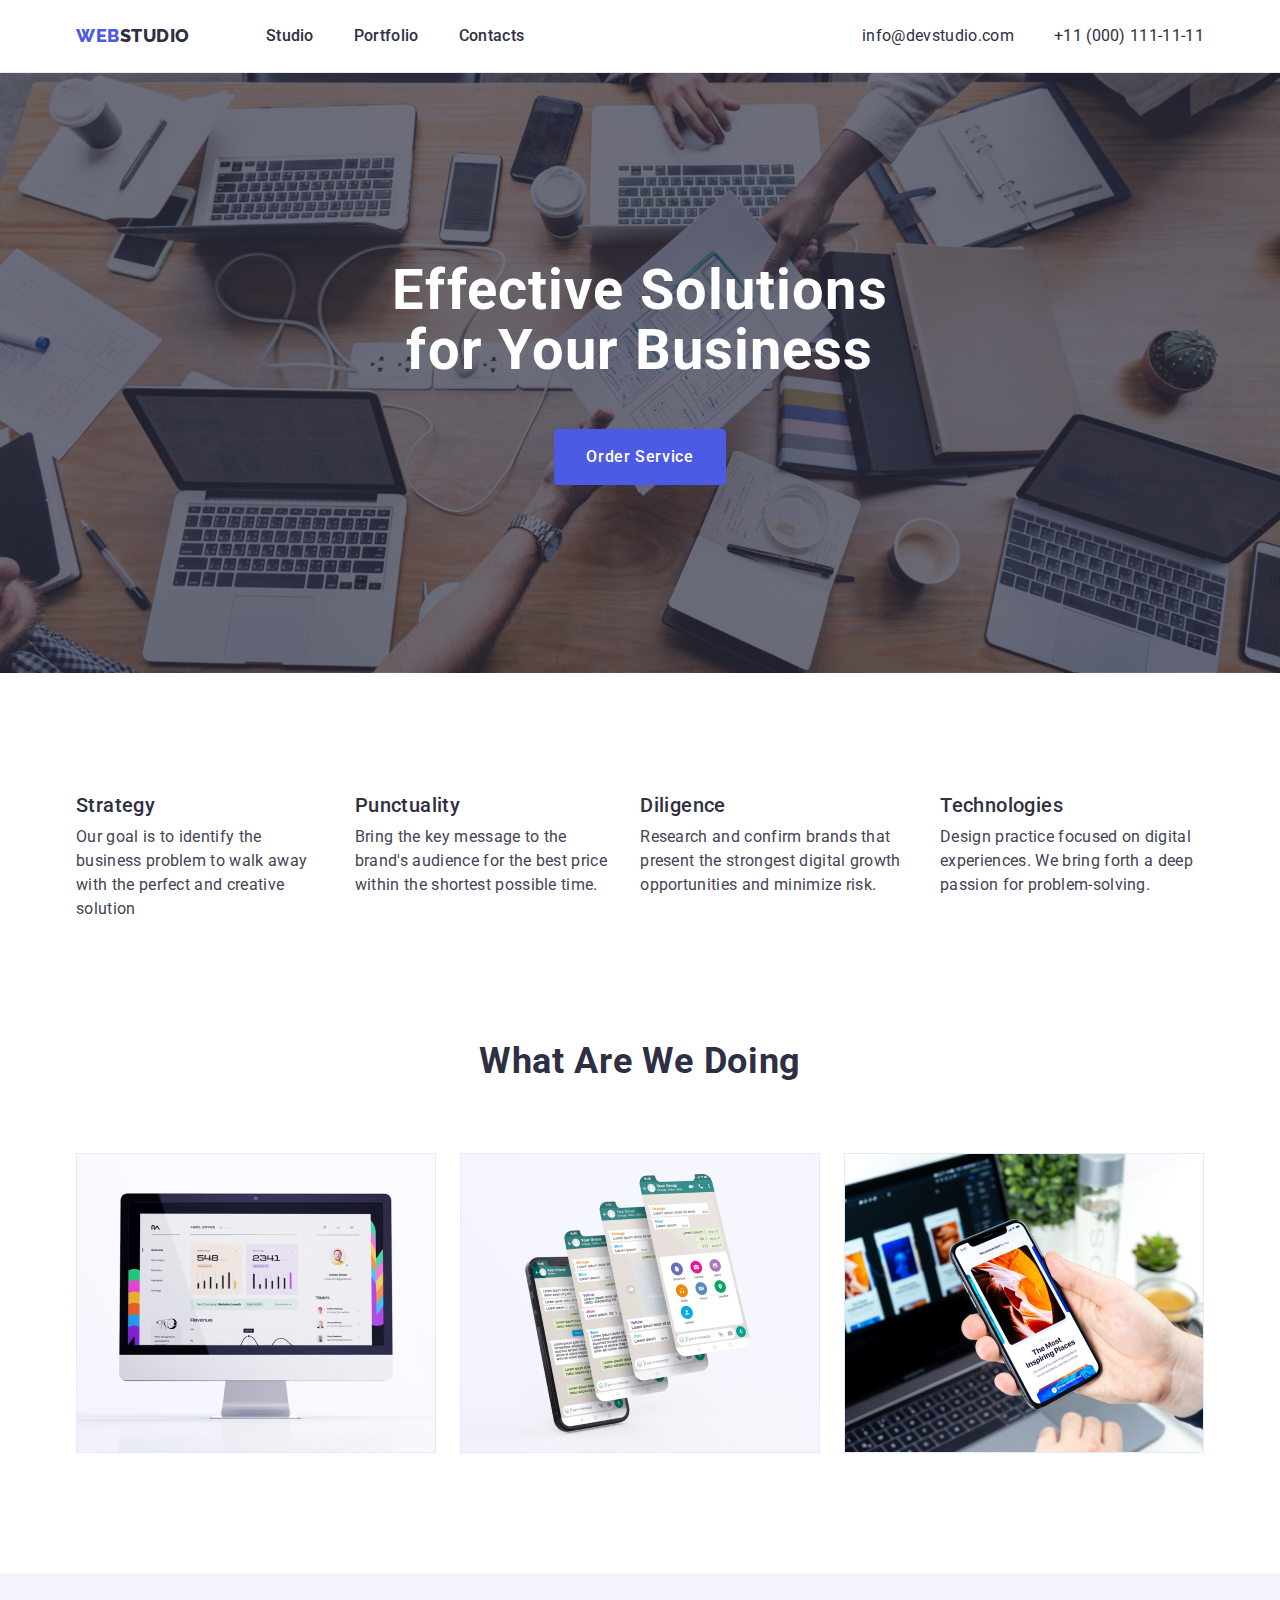
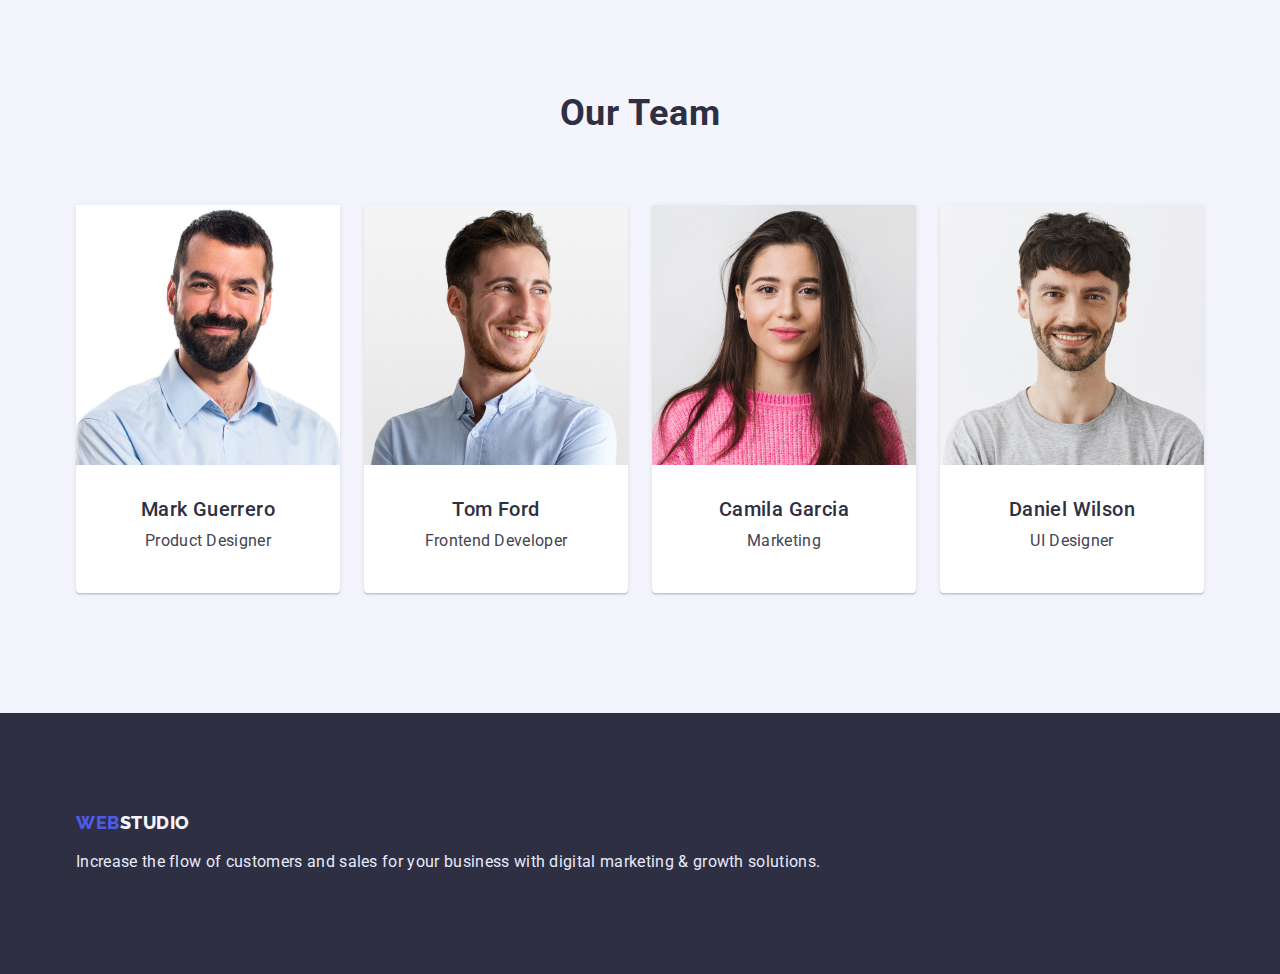
<file: index.html>
<!DOCTYPE html>
<html lang="en">
  <head>
    <meta charset="UTF-8" />
    <meta http-equiv="X-UA-Compatible" content="IE=edge" />
    <meta name="viewport" content="width=device-width, initial-scale=1.0" />
    <title>WebStudio</title>
    <link
      href="https://fonts.googleapis.com/css2?family=Raleway:wght@800&family=Roboto:wght@400;500;700;900&display=swap"
      rel="stylesheet"
    />
    <link
      rel="stylesheet"
      href="https://cdn.jsdelivr.net/npm/modern-normalize@1.1.0/modern-normalize.min.css"
    />
    <link rel="stylesheet" href="./css/style.css" />
  </head>
  <body>
    <header class="header">
      <div class="header-container container">
        <a href="./index.html" class="logo-dark">WEB<span>STUDIO</span></a>
        <nav class="header-nav">
          <ul class="header-list list">
            <li><a href="./index.html" class="nav-link link">Studio</a></li>
            <li>
              <a href="./portfolio.html" class="nav-link link">Portfolio</a>
            </li>
            <li><a href="" class="nav-link link">Contacts</a></li>
          </ul>
        </nav>
        <address>
          <ul class="contact-list list">
            <li>
              <a href="mailto:info@devstudio.com" class="contact-link link"
                >info@devstudio.com</a
              >
            </li>
            <li>
              <a href="tel:+110001111111" class="contact-link link"
                >+11 (000) 111-11-11</a
              >
            </li>
          </ul>
        </address>
      </div>
    </header>

    <main>
      <section class="main-page-bg section">
        <div class="container">
          <h1 class="main-title">Effective Solutions for Your Business</h1>
          <button type="button" class="main-button">Order Service</button>
        </div>
      </section>

      <section class="section-benefits section">
        <div class="container">
          <h2 class="visually-hidden">Benefits</h2>
          <ul class="benefits-list list">
            <li>
              <h3 class="section-subtitle">Strategy</h3>
              <p class="section-text">
                Our goal is to identify the business problem to walk away with
                the perfect and creative solution
              </p>
            </li>
            <li>
              <h3 class="section-subtitle">Punctuality</h3>
              <p class="section-text">
                Bring the key message to the brand's audience for the best price
                within the shortest possible time.
              </p>
            </li>
            <li>
              <h3 class="section-subtitle">Diligence</h3>
              <p class="section-text">
                Research and confirm brands that present the strongest digital
                growth opportunities and minimize risk.
              </p>
            </li>
            <li>
              <h3 class="section-subtitle">Technologies</h3>
              <p class="section-text">
                Design practice focused on digital experiences. We bring forth a
                deep passion for problem-solving.
              </p>
            </li>
          </ul>
        </div>
      </section>

      <section class="section-works section">
        <div class="container">
          <h2 class="section-title">What are we doing</h2>
          <ul class="works-list list">
            <li><img src="./images/img1.jpg" alt="Computer" width="360" /></li>
            <li><img src="./images/img2.jpg" alt="Slites" width="360" /></li>
            <li><img src="./images/img3.jpg" alt="Phone" width="360" /></li>
          </ul>
        </div>
      </section>

      <section class="section-team section">
        <div class="container">
          <h2 class="title-team section-title">Our Team</h2>
          <ul class="team-list list">
            <li class="team-bg">
              <img src="./images/img.jpg" alt="Man1" width="264" />
              <h3 class="section-subtitle">Mark Guerrero</h3>
              <p class="section-text">Product Designer</p>
            </li>
            <li class="team-bg">
              <img src="./images/img-1.jpg" alt="Man2" width="264" />
              <h3 class="section-subtitle">Tom Ford</h3>
              <p class="section-text">Frontend Developer</p>
            </li>
            <li class="team-bg">
              <img src="./images/img-2.jpg" alt="Woman" width="264" />
              <h3 class="section-subtitle">Camila Garcia</h3>
              <p class="section-text">Marketing</p>
            </li>
            <li class="team-bg">
              <img src="./images/img-3.jpg" alt="Man3" width="264" />
              <h3 class="section-subtitle">Daniel Wilson</h3>
              <p class="section-text">UI Designer</p>
            </li>
          </ul>
        </div>
      </section>
    </main>

    <footer class="footer">
      <div class="container">
        <div class="container-footer">
          <a href="./index.html" class="logo-light">WEB<span>STUDIO</span></a>
          <p>
            Increase the flow of customers and sales for your business with
            digital marketing & growth solutions.
          </p>
        </div>
      </div>
    </footer>
  </body>
</html>
</file>
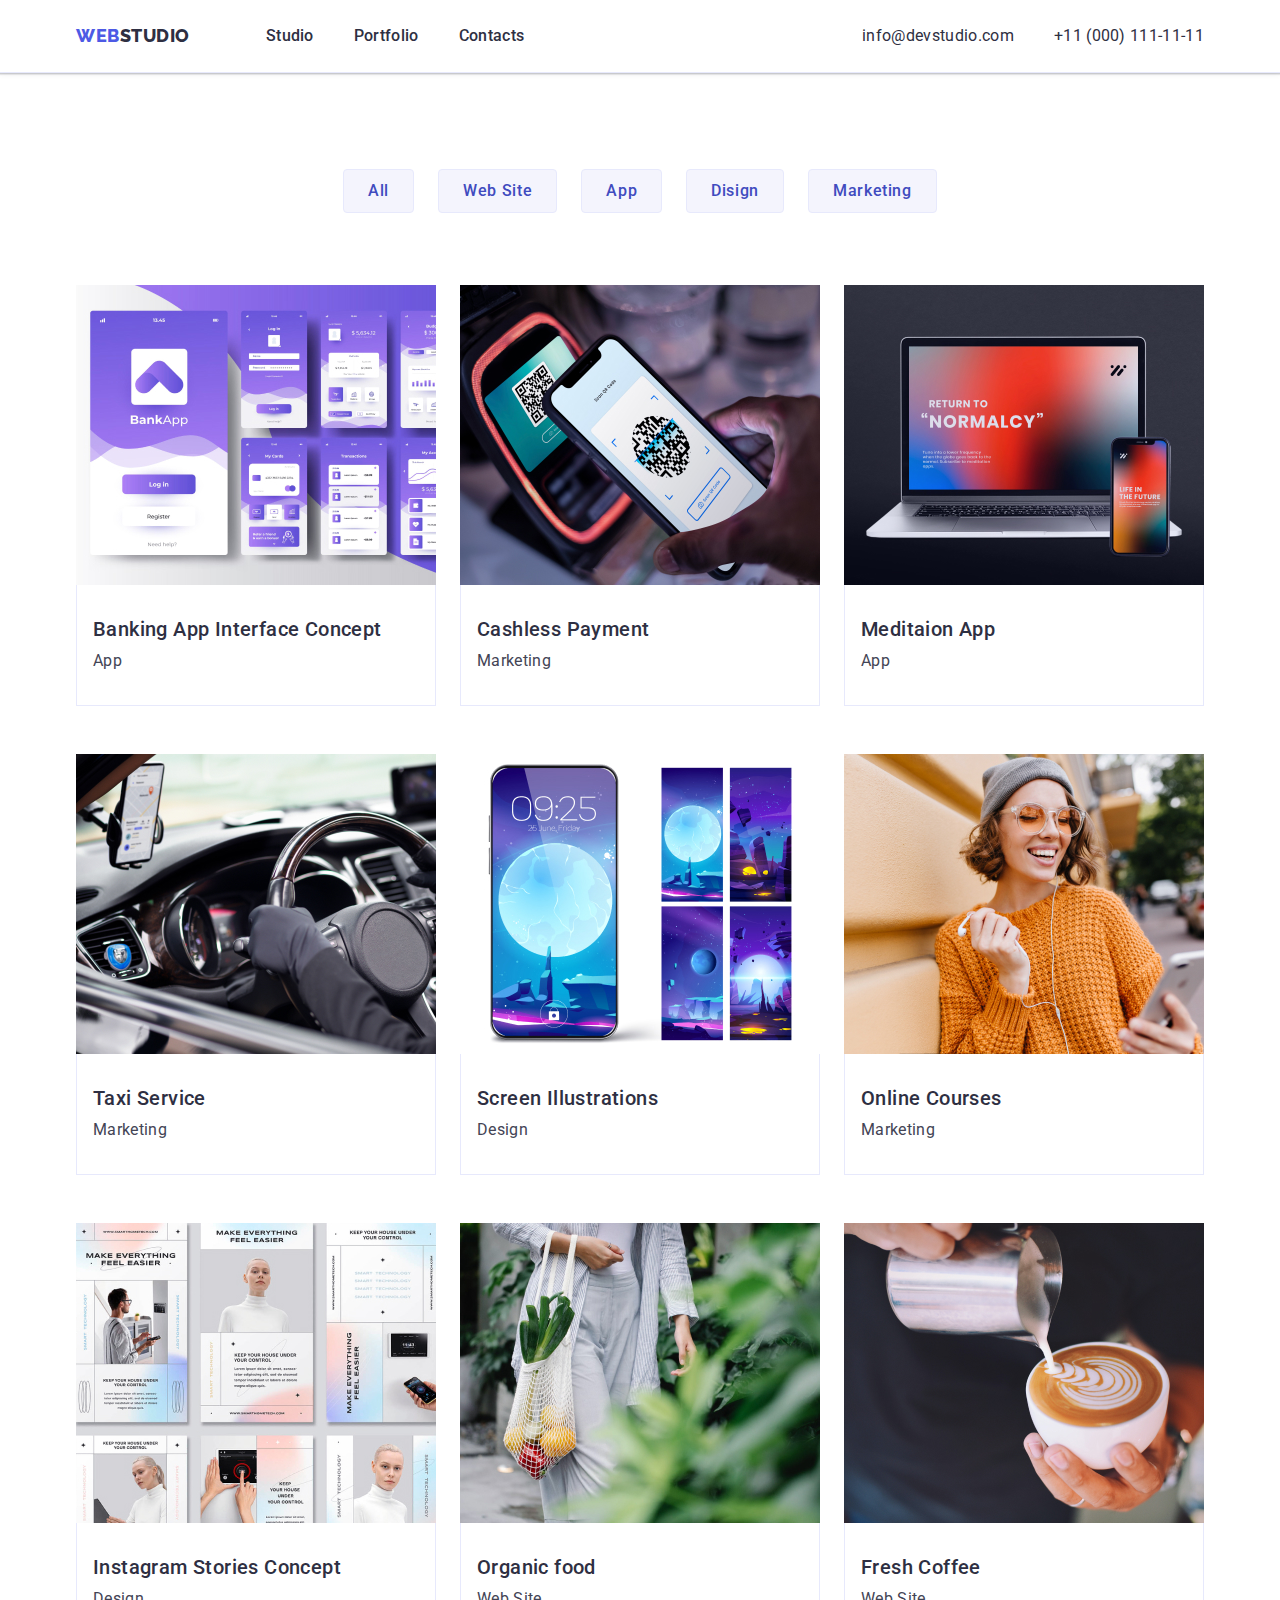
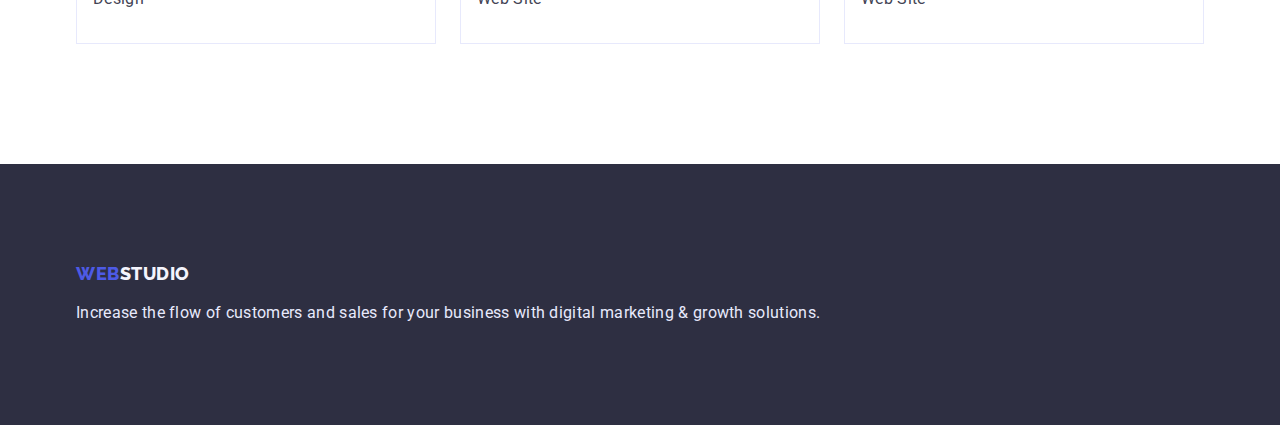
<file: portfolio.html>
<!DOCTYPE html>
<html lang="en">
  <head>
    <meta charset="UTF-8" />
    <meta http-equiv="X-UA-Compatible" content="IE=edge" />
    <meta name="viewport" content="width=device-width, initial-scale=1.0" />
    <title>WebStudio</title>
    <link
      href="https://fonts.googleapis.com/css2?family=Raleway:wght@800&family=Roboto:wght@400;500;700;900&display=swap"
      rel="stylesheet"
    />
    <link
      rel="stylesheet"
      href="https://cdn.jsdelivr.net/npm/modern-normalize@1.1.0/modern-normalize.min.css"
    />
    <link rel="stylesheet" href="./css/style.css" />
  </head>
  <body>
    <header class="header">
      <div class="header-container container">
        <a href="./index.html" class="logo-dark">WEB<span>STUDIO</span></a>
        <nav class="header-nav">
          <ul class="header-list list">
            <li><a href="./index.html" class="nav-link link">Studio</a></li>
            <li>
              <a href="./portfolio.html" class="nav-link link">Portfolio</a>
            </li>
            <li><a href="" class="nav-link link">Contacts</a></li>
          </ul>
        </nav>
        <address>
          <ul class="contact-list list">
            <li>
              <a href="mailto:info@devstudio.com" class="contact-link link"
                >info@devstudio.com</a
              >
            </li>
            <li>
              <a href="tel:+110001111111" class="contact-link link"
                >+11 (000) 111-11-11</a
              >
            </li>
          </ul>
        </address>
      </div>
    </header>
    <main>
      <section class="section portf">
        <div class="container">
          <h1 class="visually-hidden">Portfolio</h1>
          <ul class="portf-button list">
            <li><button type="button" class="button">All</button></li>
            <li><button type="button" class="button">Web Site</button></li>
            <li><button type="button" class="button">App</button></li>
            <li><button type="button" class="button">Disign</button></li>
            <li><button type="button" class="button">Marketing</button></li>
          </ul>
          <ul class="main-portf list">
            <li class="portf-item">
              <img
                src="./images/portfolio/img-1.jpg"
                alt="screens"
                width="360"
              />
              <div class="portf-descr">
                <h2 class="section-subtitle">Banking App Interface Concept</h2>
                <p class="section-text">App</p>
              </div>
            </li>

            <li class="portf-item">
              <img
                src="./images/portfolio/img-2.jpg"
                alt="phone-payment"
                width="360"
              />
              <div class="portf-descr">
                <h2 class="section-subtitle">Cashless Payment</h2>
                <p class="section-text">Marketing</p>
              </div>
            </li>

            <li class="portf-item">
              <img
                src="./images/portfolio/img-3.jpg"
                alt="photo-laptop"
                width="360"
              />
              <div class="portf-descr">
                <h2 class="section-subtitle">Meditaion App</h2>
                <p class="section-text">App</p>
              </div>
            </li>

            <li class="portf-item">
              <img src="./images/portfolio/img-4.jpg" alt="car" width="360" />
              <div class="portf-descr">
                <h2 class="section-subtitle">Taxi Service</h2>
                <p class="section-text">Marketing</p>
              </div>
            </li>

            <li class="portf-item">
              <img
                src="./images/portfolio/img-5.jpg"
                alt="screen2"
                width="360"
              />
              <div class="portf-descr">
                <h2 class="section-subtitle">Screen Illustrations</h2>
                <p class="section-text">Design</p>
              </div>
            </li>

            <li class="portf-item">
              <img src="./images/portfolio/img-6.jpg" alt="woman" width="360" />
              <div class="portf-descr">
                <h2 class="section-subtitle">Online Courses</h2>
                <p class="section-text">Marketing</p>
              </div>
            </li>

            <li class="portf-item">
              <img
                src="./images/portfolio/img-7.jpg"
                alt="instastories"
                width="360"
              />
              <div class="portf-descr">
                <h2 class="section-subtitle">Instagram Stories Concept</h2>
                <p class="section-text">Design</p>
              </div>
            </li>

            <li class="portf-item">
              <img src="./images/portfolio/img-8.jpg" alt="food" width="360" />
              <div class="portf-descr">
                <h2 class="section-subtitle">Organic food</h2>
                <p class="section-text">Web Site</p>
              </div>
            </li>

            <li class="portf-item">
              <img
                src="./images/portfolio/img-9.jpg"
                alt="Coffee"
                width="360"
              />
              <div class="portf-descr">
                <h2 class="section-subtitle">Fresh Coffee</h2>
                <p class="section-text">Web Site</p>
              </div>
            </li>
          </ul>
        </div>
      </section>
    </main>
    <footer class="footer">
      <div class="container">
        <div class="container-footer">
          <a href="./index.html" class="logo-light">WEB<span>STUDIO</span></a>
          <p>
            Increase the flow of customers and sales for your business with
            digital marketing & growth solutions.
          </p>
        </div>
      </div>
    </footer>
  </body>
</html>
</file>
<file: css/style.css>
:root {
  /* Font */

  /* Text colors*/
  --title-txt-cl: #2e2f42;
  --p-txt-cl: #434455;
  --footer-p-txt-cl: #e7e9fc;
  --light-logo-footer-cl: #f4f4fd;
  --iris-logo-cl: #4d5ae5;

  /* Background colors*/
  --main-page-bg-cl: #2e2f42;
  --cloud-bg-cl: #f4f4fd;
  --white-bg-cl: #ffffff;

  /*  Others*/
  --prt-active-button: #404bbf;
  --ptr-main-button: #f4f4fd;
  --prt-button-txt-cl: #4d5ae5;
  --success-cl: #31d0aa;
  --success-75-cl: rgba(49, 208, 170, 0.75);
  --success-50-cl: rgba(49, 208, 170, 0.5);
  --success-10-cl: rgba(49, 208, 170, 0.1);
  --modal-ovarlay-cl: #2e2f42;

  --indent: 24px;
  --items: 3;
}

* {
  box-sizing: border-box;
}

body {
  color: var(--p-txt-cl);
  background-color: var(--white-bg-cl);
  font-family: "Roboto", sans-serif;
  font-size: 16px;
}
.section {
  padding-bottom: 120px;
  padding-top: 120px;
}

img {
  display: block;
}

.visually-hidden {
  position: absolute;
  width: 1px;
  height: 1px;
  margin: -1px;
  border: 0;
  padding: 0;

  white-space: nowrap;
  clip-path: inset(100%);
  clip: rect(0 0 0 0);
  overflow: hidden;
}

/* reset */
h1,
h2,
h3,
h4,
h5,
h6,
p {
  margin: 0;
}

.container {
  width: 1158px;
  padding-left: 15px;
  padding-right: 15px;
  margin-left: auto;
  margin-right: auto;
  /* outline: 2px solid red;
    outline-offset: -2px;  */
}

.header-container {
  display: flex;
  align-items: center;
}
.header {
  border-bottom: 1px solid var(--footer-p-txt-cl);
  box-shadow: 0px 2px 1px rgba(46, 47, 66, 0.08),
    0px 1px 1px rgba(46, 47, 66, 0.16), 0px 1px 6px rgba(46, 47, 66, 0.08);
}

.logo-dark {
  color: var(--iris-logo-cl);
  text-decoration: none;
  font-family: "Raleway", sans-serif;
  font-weight: 800;
  font-size: 18px;
  line-height: 1.33;
  letter-spacing: 0.03em;
  margin-right: 76px;
  display: block;
}
.logo-dark span {
  color: var(--main-page-bg-cl);
}
.link {
  text-decoration: none;
}
.header-list {
  display: flex;
  gap: 40px;
}
.header-nav {
  margin-right: auto;
}
.nav-link {
  color: var(--title-txt-cl);
  font-weight: 500;
  line-height: 1.5;
  letter-spacing: 0.02em;
  display: block;
  padding-top: 24px;
  padding-bottom: 24px;
}

.nav-link:hover {
  color: var(--iris-logo-cl);
}

.contact-link {
  color: var(--title-txt-cl);
  line-height: 1.5;
  letter-spacing: 0.02em;
  font-style: normal;
  display: block;
  padding-top: 24px;
  padding-bottom: 24px;
}
.contact-link:focus,
.contact-link:hover {
  color: var(--iris-logo-cl);
}
.contact-list {
  align-items: center;
  display: flex;
  gap: 40px;
}
.main-button:hover {
  color: var(--white-bg-cl);
  background-color: var(--prt-active-button);
  cursor: pointer;
}
.main-button {
  color: var(--white-bg-cl);
  background-color: var(--prt-button-txt-cl);
  font-weight: 500;
  line-height: 1.5;
  letter-spacing: 0.04em;
  padding: 16px 32px;
  border-radius: 4px;
  border-style: none;
}

.list {
  list-style: none;
  padding: 0;
  margin: 0;
}

.main-title {
  color: var(--white-bg-cl);
  font-size: 56px;
  line-height: 1.07;
  letter-spacing: 0.02em;
  margin-bottom: 48px;
  margin-left: auto;
  margin-right: auto;
  width: 504px;
}
.main-page-bg {
  max-width: 1440px;
  margin-right: auto;
  margin-left: auto;
  background-color: var(--main-page-bg-cl);
  text-align: center;
  padding: 188px 0px;
  background-image: linear-gradient(
      rgba(46, 47, 66, 0.7),
      rgba(46, 47, 66, 0.7)
    ),
    url(../images/imgs-bg/bg-main-page.jpg);
  background-repeat: no-repeat;
  background-position: center;
  background-size: cover;
}
.bg-benefits-icon{
    display: flex;
    justify-content: center;
    align-content: center;
    width: 264px;
    height: 112px;
     background-color: var(--cloud-bg-cl);
  border-radius: 4px;
    margin-bottom: 8px;
}

.b-icon {
  height: 64px;
  width: 64px;
}
.section-benefits {
  padding-bottom: 0;
}

.benefits-list {
  display: flex;
  gap: 24px;
}
.benefits-item {
  width: 264px;
}
.section-title {
  color: var(--title-txt-cl);
  font-size: 36px;
  line-height: 1.111;
  letter-spacing: 0.02em;
  text-transform: capitalize;
  text-align: center;
  margin-bottom: 72px;
}

.section-subtitle {
  color: var(--title-txt-cl);
  font-weight: 500;
  font-size: 20px;
  line-height: 1.2;
  letter-spacing: 0.02em;
  margin-bottom: 8px;
}

.section-text {
  color: var(--p-txt-cl);
  line-height: 1.5;
  letter-spacing: 0.02em;
}

.works-list {
  display: flex;
  gap: 24px;
  justify-content: center;
}

.team-list {
  display: flex;
  gap: 24px;
}
.team-bg {
  padding-bottom: 32px;
  background-color: var(--white-bg-cl);
  box-shadow: 0px 1px 6px rgba(46, 47, 66, 0.08),
    0px 1px 1px rgba(46, 47, 66, 0.16), 0px 2px 1px rgba(46, 47, 66, 0.08);
  border-radius: 0px 0px 4px 4px;
}
.team-bg > h3 {
  text-align: center;
  margin-top: 32px;
}
.team-bg > p {
  text-align: center;
  margin-bottom: 8px;
}
.social {
  display: flex;
  justify-content: center;
  gap: 24px;
}
.social-link {
  display: flex;
  align-items: center;
  justify-content: center;
  background-color: var(--iris-logo-cl);
  width: 40px;
  height: 40px;
  border-radius: 50%;
}
.social-link:hover,
.social-link:focus {
  background-color: var(--prt-active-button);
}
.social-icon {
  fill: var(--white-bg-cl);
  height: 16px;
}
.customers {
  display: flex;
  gap: 24px;
  align-items: center;
  justify-content: center;
}
.customers-item{
    width: 168px;  
}
.customers-link {
     fill: #8e8f99;
  display: flex;
  align-items: center;
  justify-content: center;
  background-color: var(--white-bg-cl);
  border: 1px solid #8e8f99;
  border-radius: 4px;
  height: 88px;
}
.customers-link:hover,
.customers-link:focus {
  border: 1px solid var(--prt-active-button);
  fill: var(--prt-active-button);
}
.customers-section > h2 {
  margin-bottom: 72px;
}

.portf {
  padding-top: 96px;
}
.portf-button {
  display: flex;
  gap: 24px;
  justify-content: center;
  margin-bottom: 72px;
}

.portf-button .button:hover {
  color: var(--ptr-main-button);
  background-color: var(--prt-active-button);
  cursor: pointer;
  border: 1px solid var(--prt-active-button);
  box-shadow: 0px 3px 1px rgba(0, 0, 0, 0.1), 0px 2px 1px rgba(0, 0, 0, 0.08),
    0px 2px 2px rgba(0, 0, 0, 0.12);
}
.portf-button button {
  color: var(--prt-active-button);
  background-color: var(--cloud-bg-cl);
  letter-spacing: 0.04em;
  font-weight: 500;
  border: 1px solid var(--footer-p-txt-cl);
  cursor: pointer;
  border-radius: 4px;
  padding: 12px 24px;
}
.main-portf {
  display: flex;
  flex-wrap: wrap;
  gap: 48px 24px;
}
.portf-link{
     display: block;
}
.portf-item {
  flex-basis: calc((100%- (var(--indent) * (var(--items)-1))) / var(--items));
}
.portf-item:hover,
 .portf-item:focus {
  box-shadow: 0px 1px 6px rgba(46, 47, 66, 0.08);
}
.portf-descr {
  padding-top: 32px;
  padding-bottom: 32px;
  padding-left: 16px;
  border: 1px solid var(--footer-p-txt-cl);
  border-top: none;
}

.section-team {
  background-color: var(--cloud-bg-cl);
}

.footer {
  background-color: var(--main-page-bg-cl);
  padding-top: 100px;
  padding-bottom: 100px;
}
.address-wrapper {
  width: 264px;
  gap: 16px;
  display: block;
}

.footer p {
  color: var(--footer-p-txt-cl);
  line-height: 1.5;
  letter-spacing: 0.02em;
}

.footer-list {
  display: flex;
}

.logo-light {
  color: var(--iris-logo-cl);
  text-decoration: none;
  font-family: "Raleway";
  font-weight: 800;
  font-size: 18px;
  line-height: 1.16;
  letter-spacing: 0.03em;
  display: block;
  padding-bottom: 16px;
}

.logo-light span {
  color: var(--light-logo-footer-cl);
}

.social-wrapper{
    margin-left: 120px;
}

.social-wrapper > h2 {
  color: var(--white-bg-cl);
  font-weight: 500;
  font-size: 16px;
  line-height: 24px;
  letter-spacing: 0.02em;
  margin-bottom: 16px;
}
.footer-social {
  display: flex;
  gap: 16px;
}
.footer-link {
  display: flex;
  justify-content: center;
  background-color: rgba(255, 255, 255, 0.1);
  width: 40px;
  height: 40px;
  border-radius: 50%;
}
.footer-link:hover,
.footer-link:focus {
  background-color: var(--success-cl);
}
.footer-icon {
  fill: var(--white-bg-cl);
  align-content: center;
}
</file>
